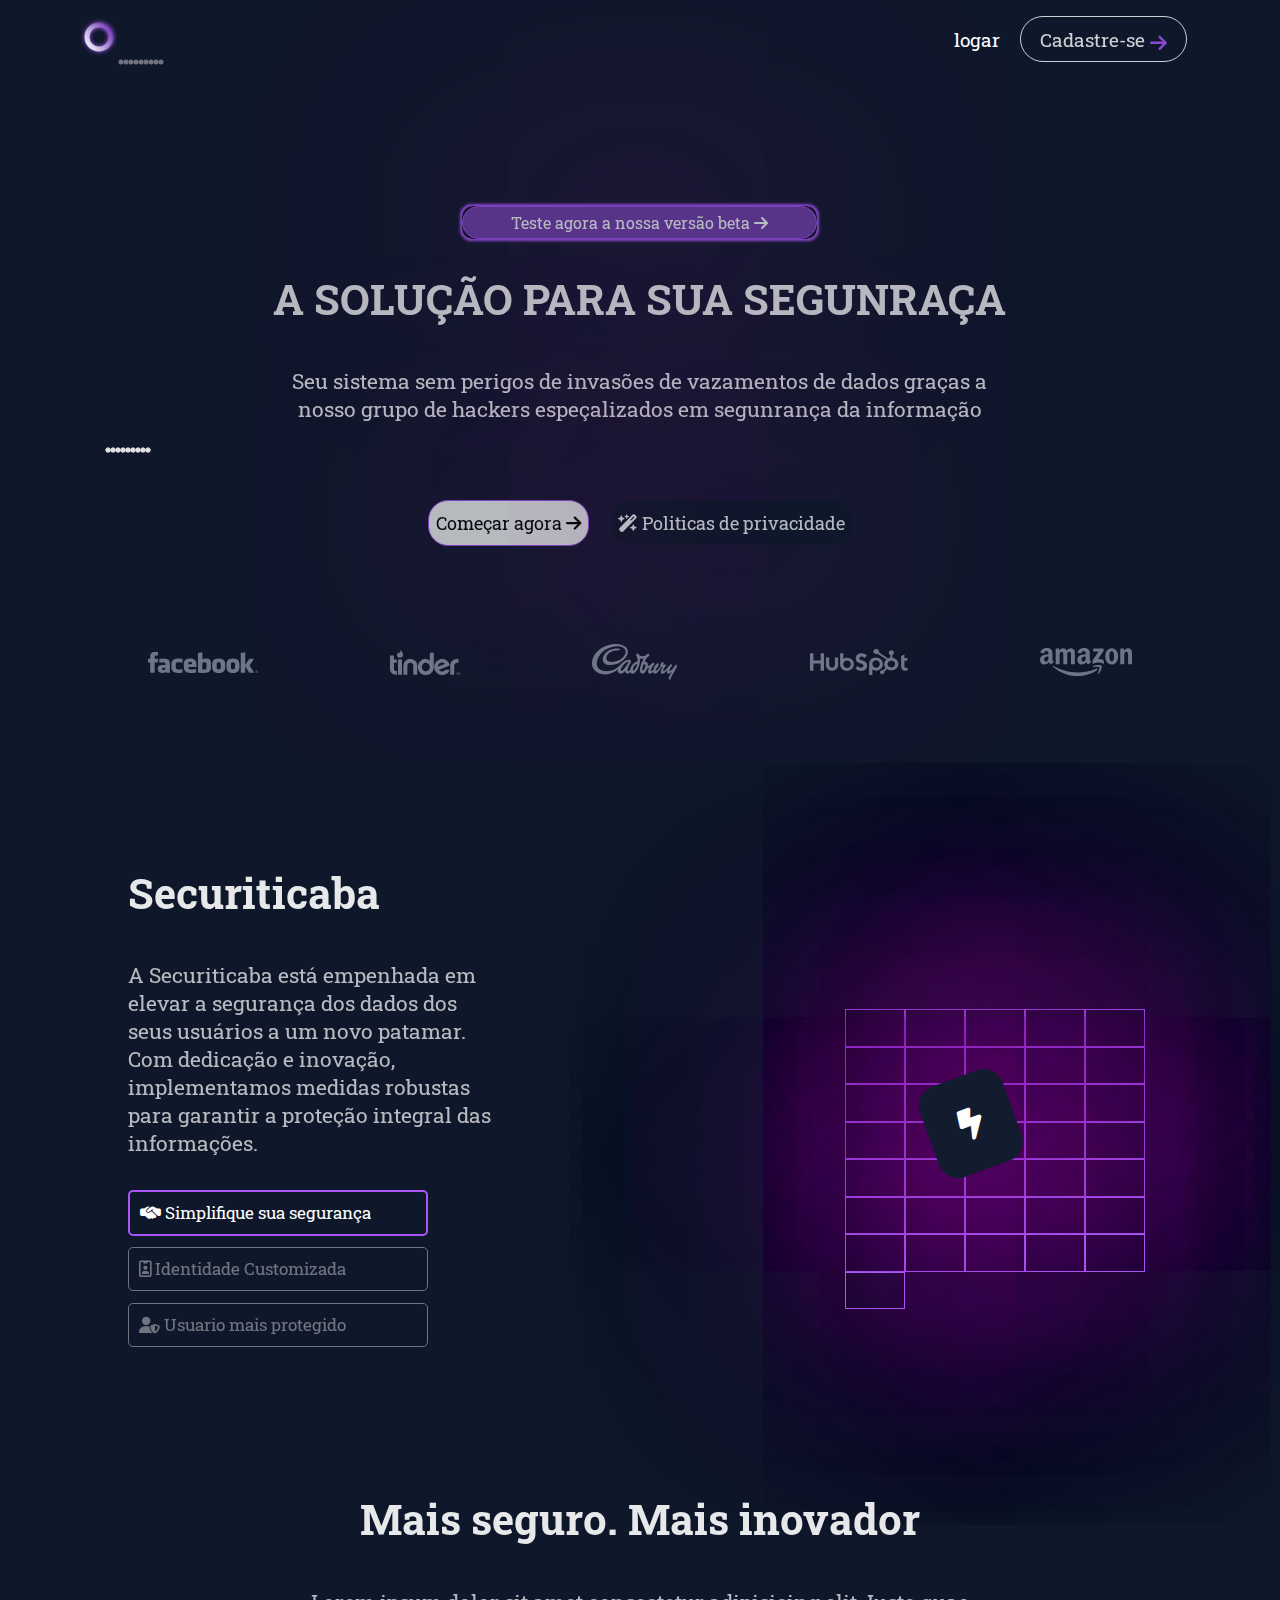
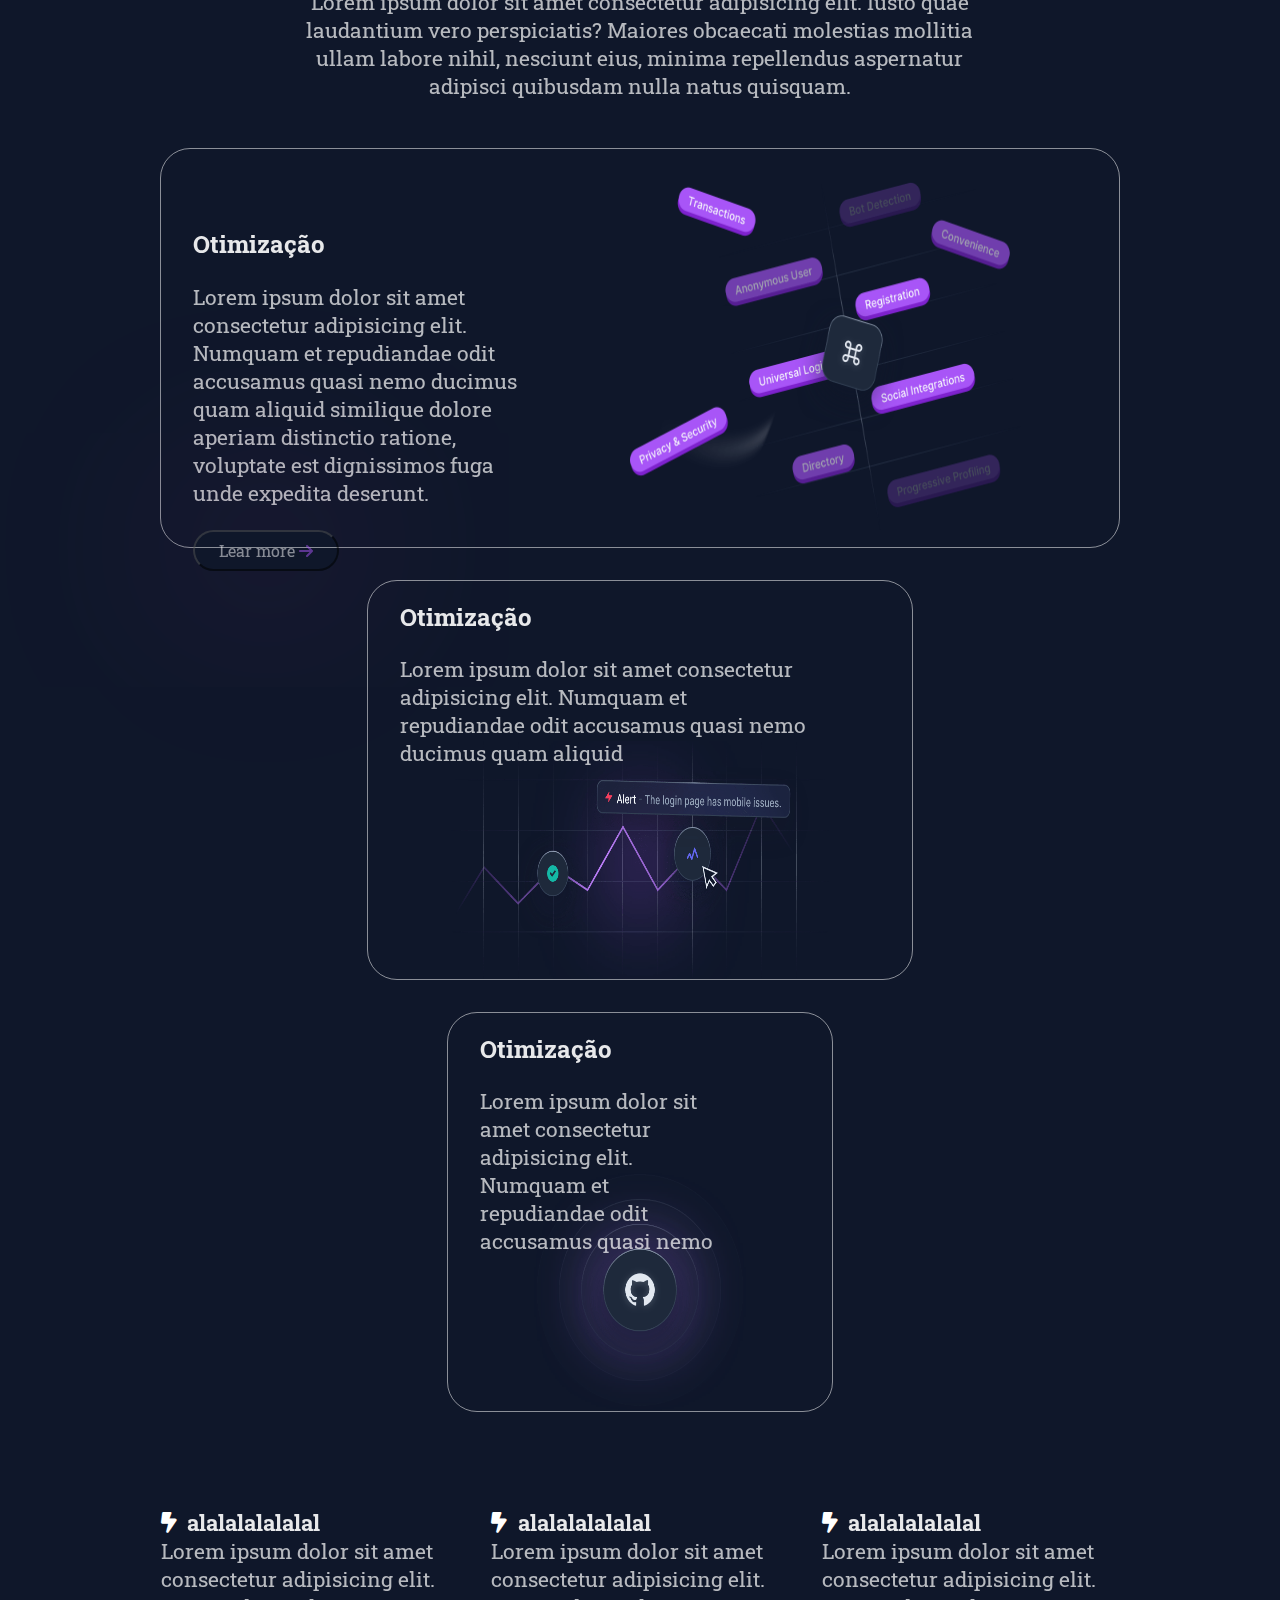
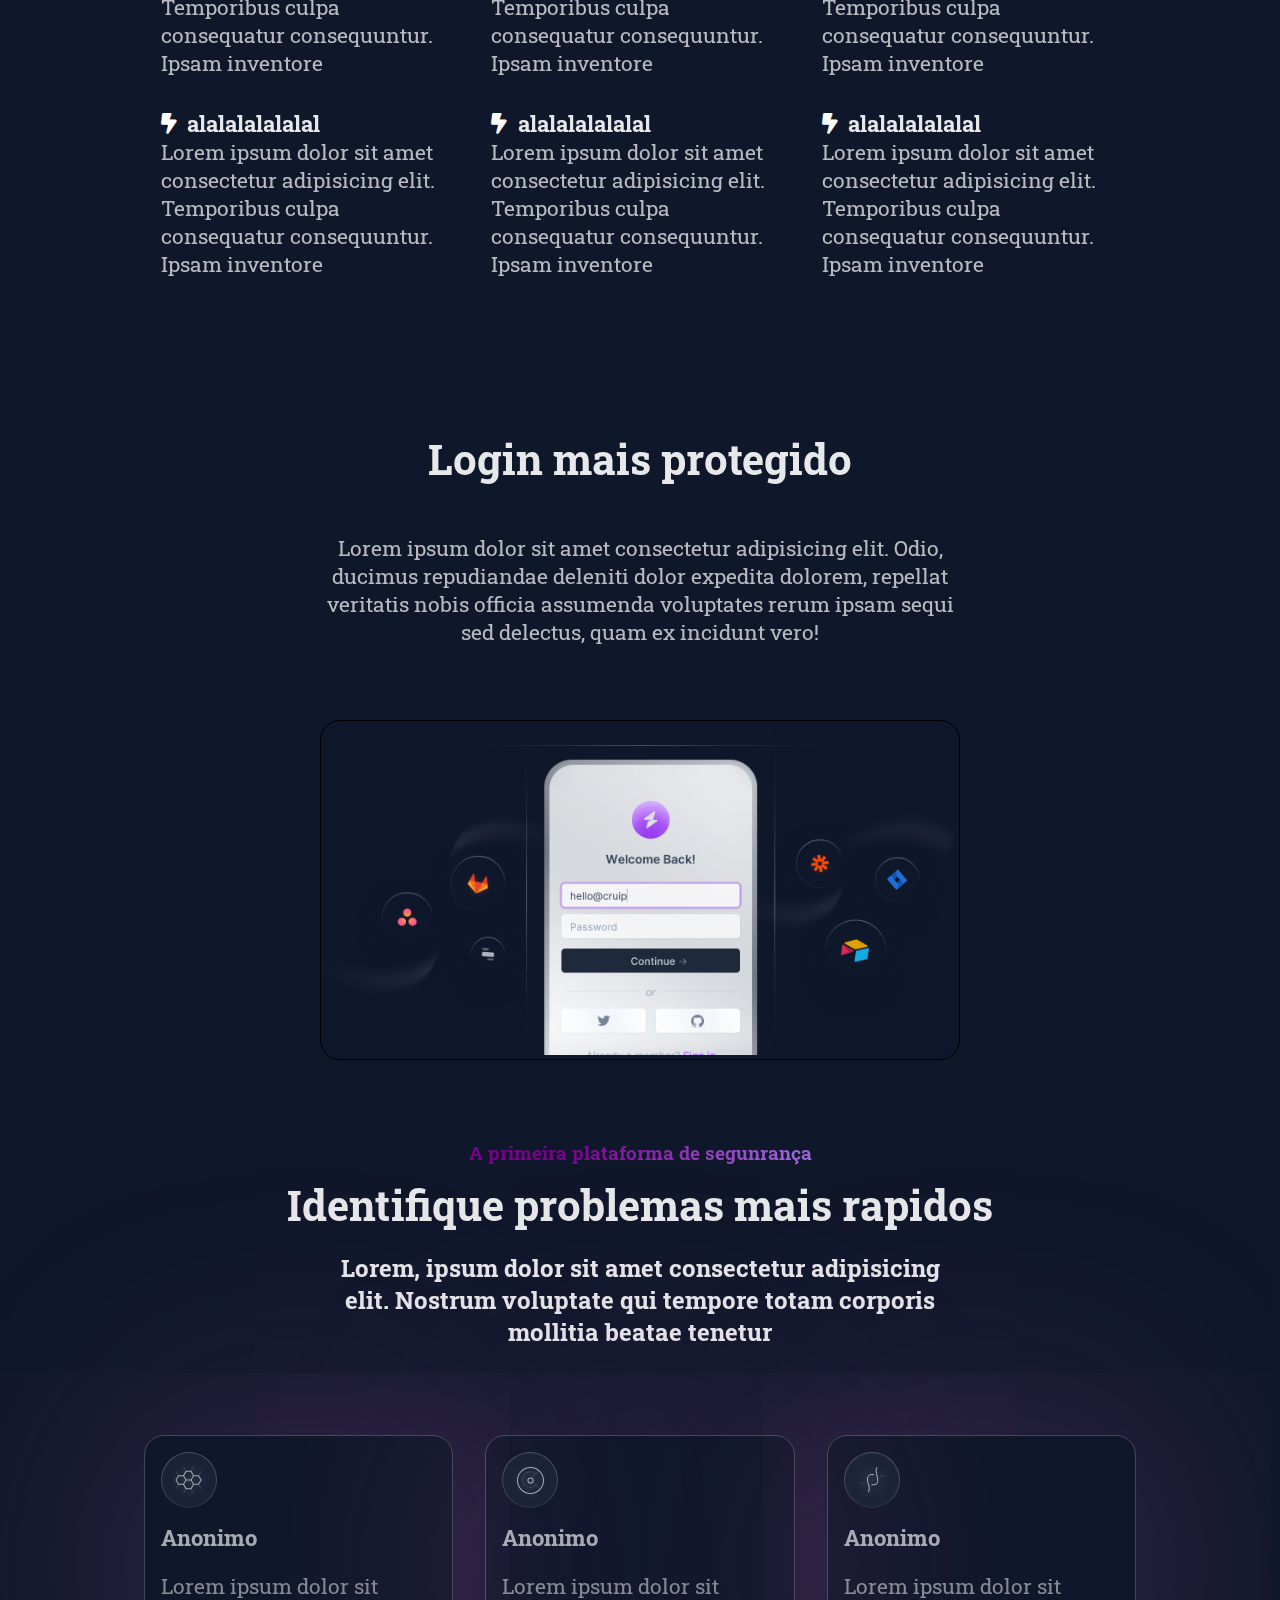
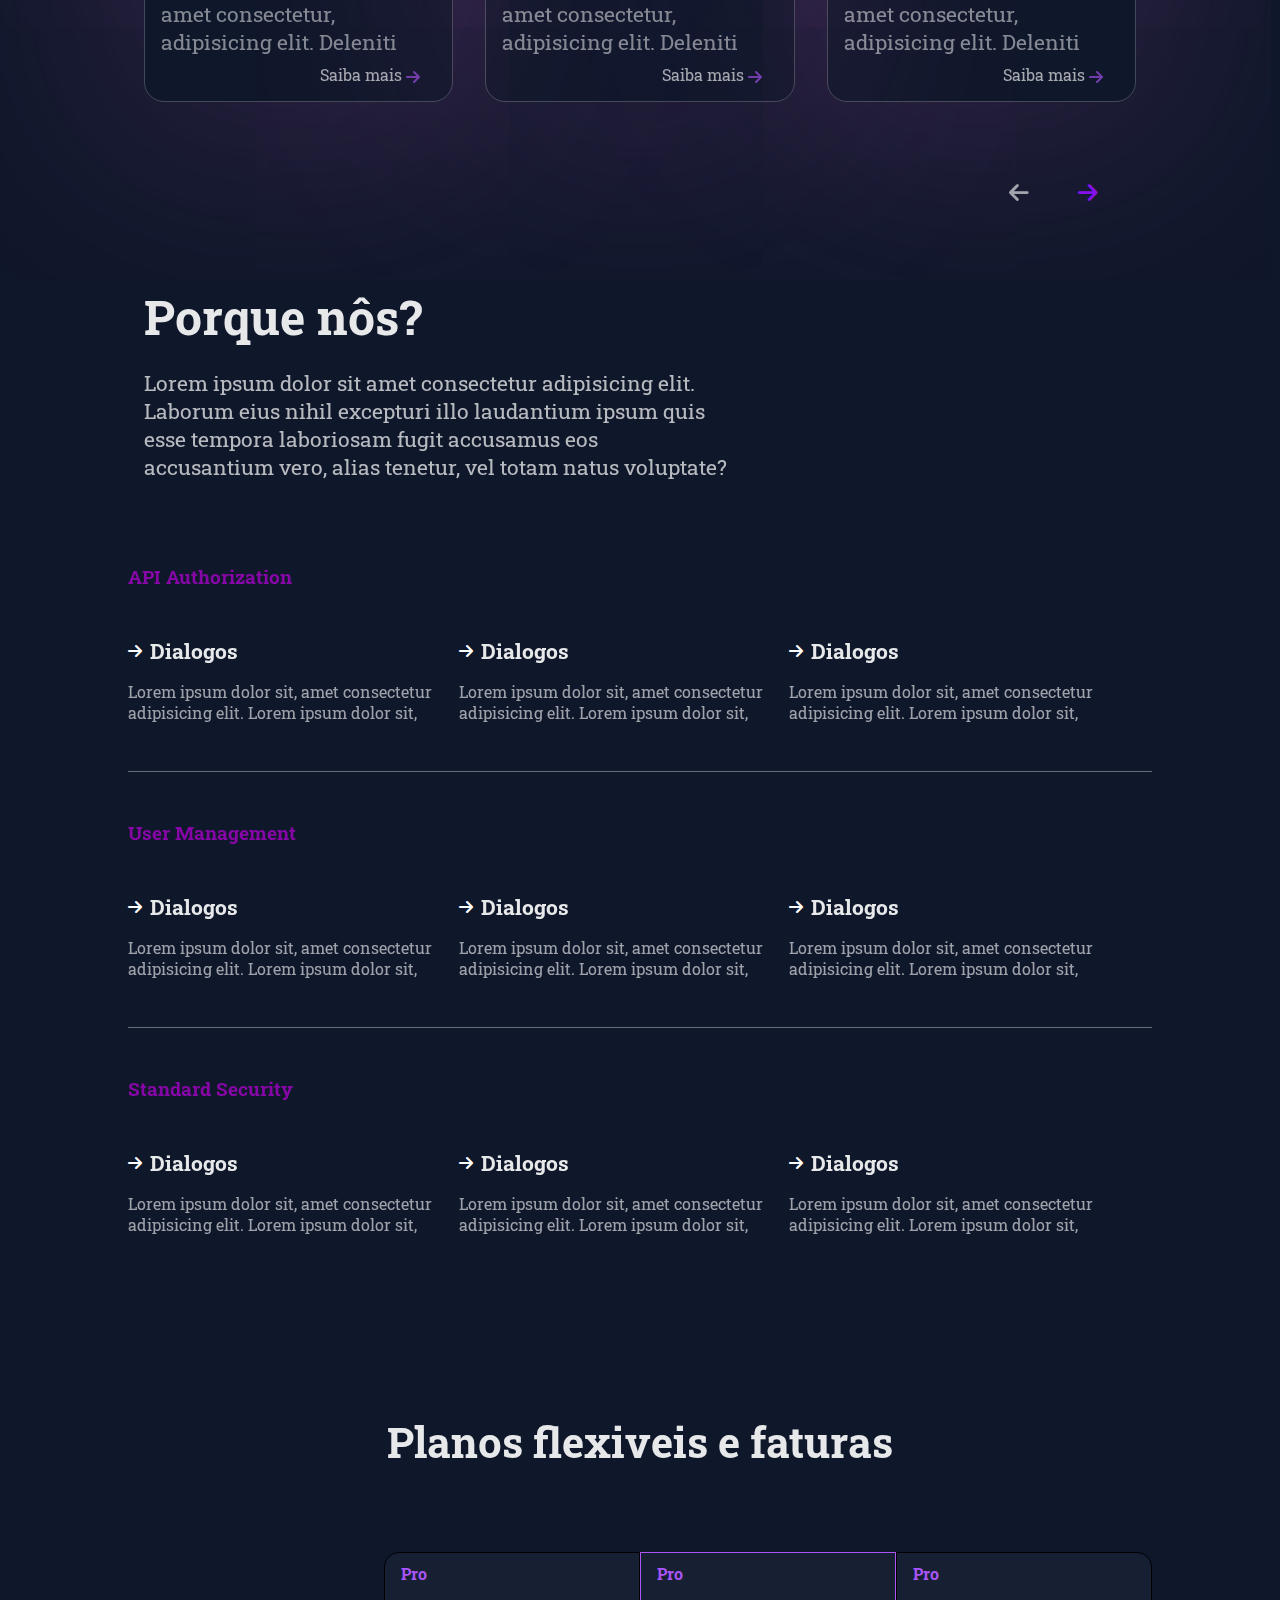
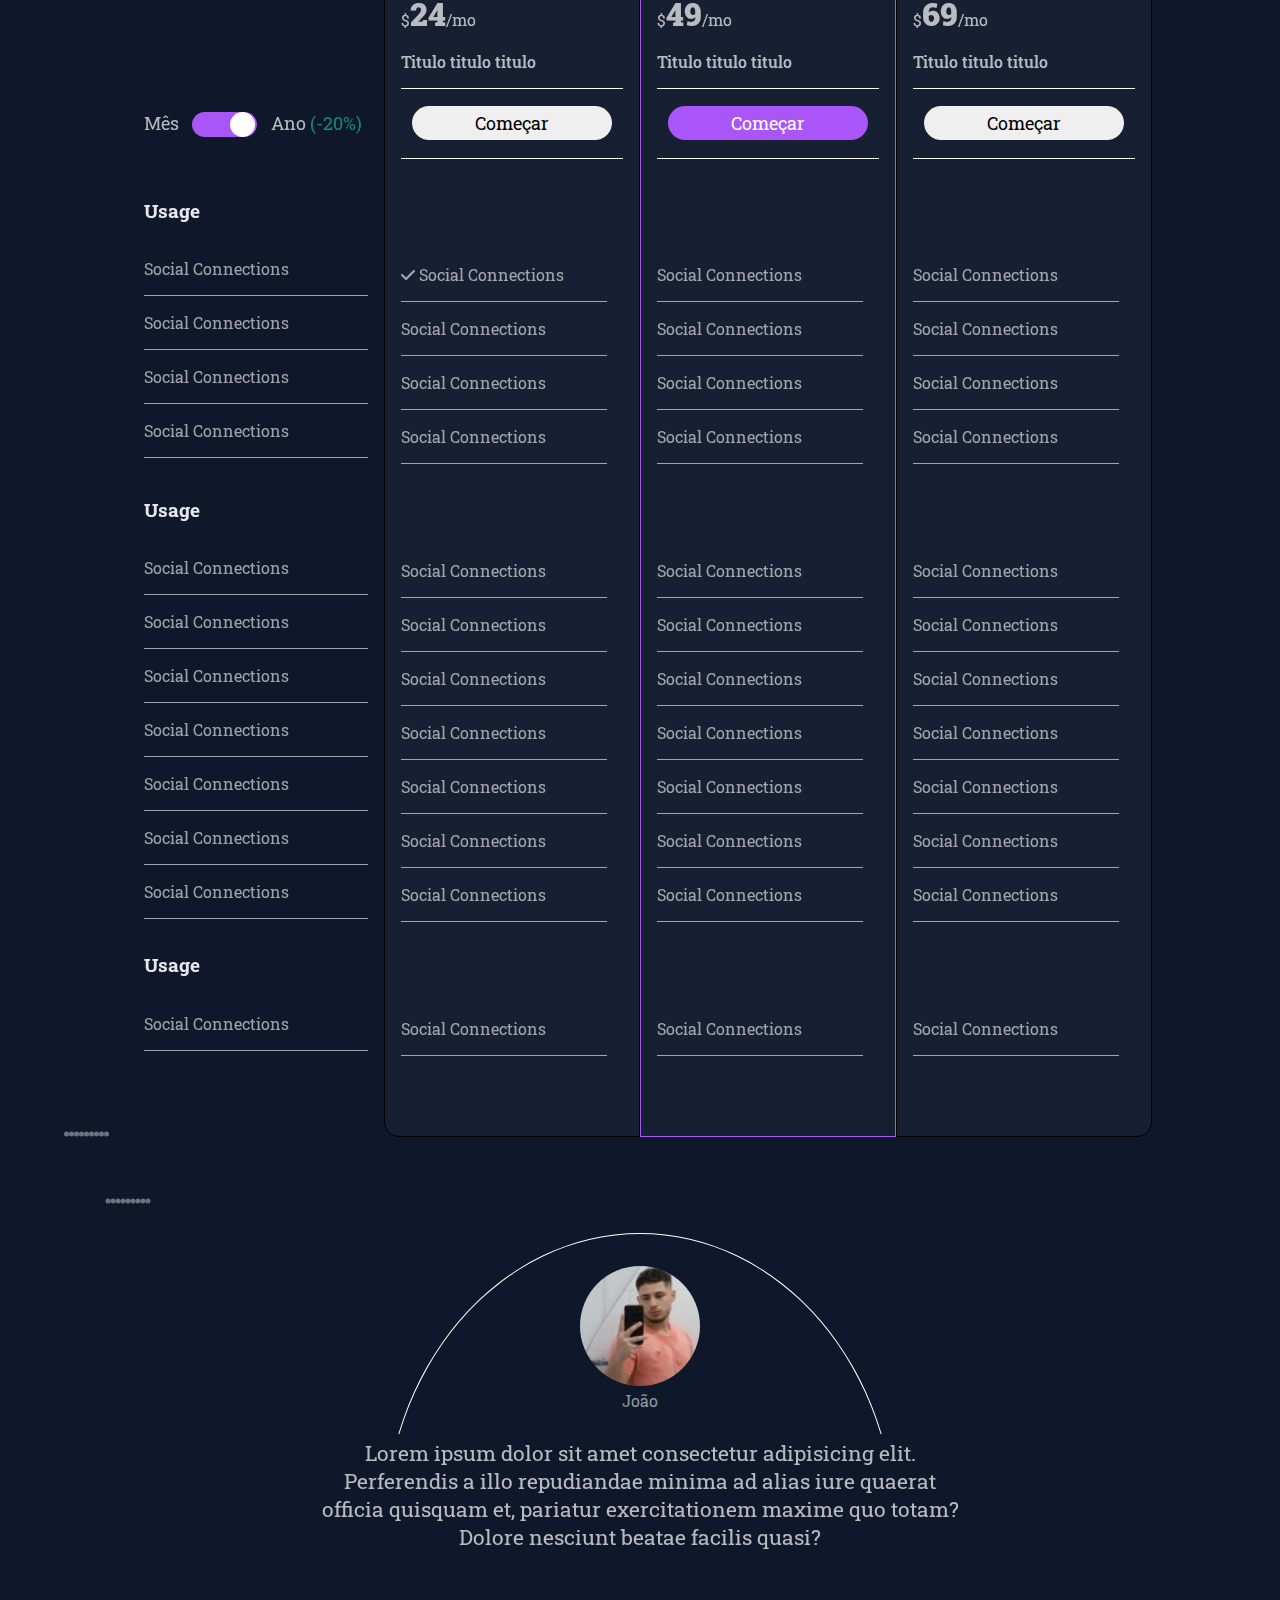
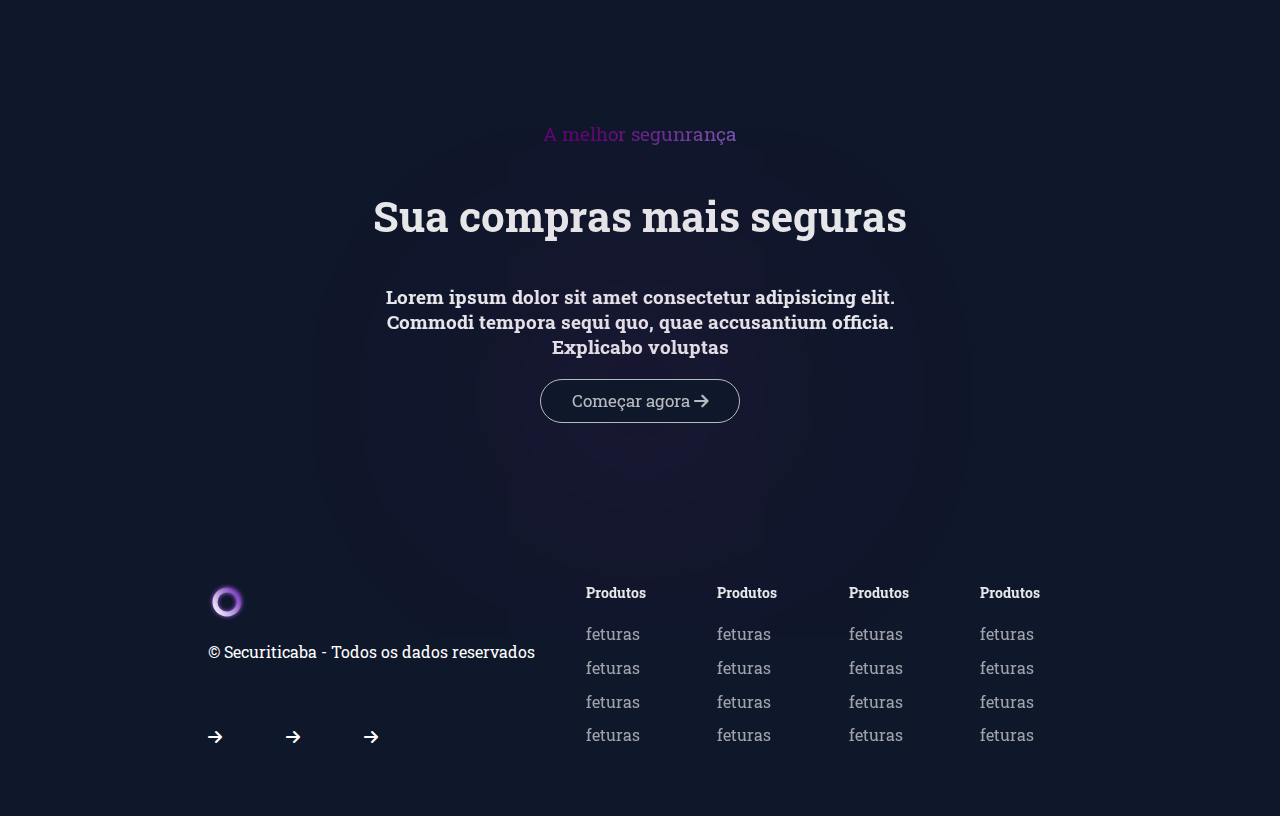
<file: alaba/pages/Home.html>
<!DOCTYPE html>
<html lang="en">
  <head>
    <meta charset="UTF-8" />
    <meta name="viewport" content="width=device-width, initial-scale=1.0" />
    <title>Document</title>
    <link rel="stylesheet" href="../style/home.css" />
    <link
      rel="stylesheet"
      href="https://cdnjs.cloudflare.com/ajax/libs/font-awesome/6.4.2/css/all.min.css"
    />
    <link rel="preconnect" href="https://fonts.googleapis.com" />
    <link rel="preconnect" href="https://fonts.gstatic.com" crossorigin />
    <link
      href="https://fonts.googleapis.com/css2?family=Merriweather:ital,wght@0,300;0,400;0,700;0,900;1,300;1,400;1,700;1,900&family=Playfair+Display:ital,wght@0,400;0,500;0,600;0,700;0,800;0,900;1,400;1,500;1,600;1,700;1,800;1,900&family=Roboto+Slab:wght@100;200;300;400;500;600;700;800;900&display=swap"
      rel="stylesheet"
    />
  </head>
  <body>
    <header class="content">
      <div class="top-header">
        <div class="logo">
          <figure><img src="../images/logo.svg" alt="" /></figure>
        </div>

        <nav>
          <ul>
            <li>logar</li>
            <li>Cadastre-se <i class="fa-solid fa-arrow-right"></i></li>
          </ul>
        </nav>
      </div>

      <div class="cont">
        <div class="bols">
          <div class="bol" style="--i: 111"></div>
          <div class="bol" style="--i: 200"></div>
          <div class="bol" style="--i: 141"></div>
          <div class="bol" style="--i: 11"></div>
          <div class="bol" style="--i: 20"></div>
          <div class="bol" style="--i: 401"></div>
          <div class="bol" style="--i: 26"></div>
          <div class="bol" style="--i: 60"></div>
          <div class="bol" style="--i: 30"></div>
        </div>
      </div>

      <div class="description-header">
        <button>
          Teste agora a nossa versão beta
          <i class="fa-solid fa-arrow-right"></i>
        </button>
        <h1>A SOLUÇÃO PARA SUA SEGUNRAÇA</h1>
        <p>
          Seu sistema sem perigos de invasões de vazamentos de dados graças a
          nosso grupo de hackers espeçalizados em segunrança da informação
        </p>
        <button>Começar agora <i class="fa-solid fa-arrow-right"></i></button>
        <button>
          <i class="fa-solid fa-wand-magic-sparkles"></i> Politicas de
          privacidade
        </button>
      </div>
      <!--description-header-->
      <div class="bols">
        <div class="bol" style="--i: 111"></div>
        <div class="bol" style="--i: 200"></div>
        <div class="bol" style="--i: 141"></div>
        <div class="bol" style="--i: 11"></div>
        <div class="bol" style="--i: 10"></div>
        <div class="bol" style="--i: 201"></div>
        <div class="bol" style="--i: 26"></div>
        <div class="bol" style="--i: 60"></div>
        <div class="bol" style="--i: 30"></div>
      </div>
    </header>

    <main class="content">
      <section class="sponsors">
        <div class="sponsors-single">
          <figure><img src="../images/client-01.svg" alt="" /></figure>
        </div>
        <div class="sponsors-single">
          <figure><img src="../images/client-02.svg" alt="" /></figure>
        </div>
        <div class="sponsors-single">
          <figure><img src="../images/client-04.svg" alt="" /></figure>
        </div>
        <div class="sponsors-single">
          <figure><img src="../images/client-08.svg" alt="" /></figure>
        </div>
        <div class="sponsors-single">
          <figure><img src="../images/client-09.svg" alt="" /></figure>
        </div>
      </section>

      <section class="categorys">
        <div class="description-categorys">
          <h1>Securiticaba</h1>
          <p>
            A <span>Securiticaba </span> está empenhada em elevar a segurança
            dos dados dos seus usuários a um novo patamar. Com dedicação e
            inovação, implementamos medidas robustas para garantir a proteção
            integral das informações.
          </p>
          <div class="butons-categorys">
            <button>
              <i class="fa-solid fa-handshake-simple"></i> Simplifique sua
              segurança
            </button>
            <button>
              <i class="fa-regular fa-id-badge"></i> Identidade Customizada
            </button>
            <button>
              <i class="fa-solid fa-user-shield"></i> Usuario mais protegido
            </button>
          </div>
          
        </div>
        <!--description-categorys-->

        <div class="image-categorys">
          <div class="images-quads"></div>
          <div class="images-quads"></div>
          <div class="images-quads"></div>
          <div class="images-quads"></div>
          <div class="images-quads"></div>
          <div class="images-quads"></div>
          <div class="images-quads"></div>
          <div class="images-quads"></div>
          <div class="images-quads"></div>
          <div class="images-quads"></div>
          <div class="images-quads"></div>
          <div class="images-quads"></div>
          <div class="images-quads"></div>
          <div class="images-quads"></div>
          <div class="images-quads"></div>
          <div class="images-quads"></div>
          <div class="images-quads"></div>
          <div class="images-quads"></div>
          <div class="images-quads"></div>
          <div class="images-quads"></div>
          <div class="images-quads"></div>
          <div class="images-quads"></div>
          <div class="images-quads"></div>
          <div class="images-quads"></div>
          <div class="images-quads"></div>
          <div class="images-quads"></div>
          <div class="images-quads"></div>
          <div class="images-quads"></div>
          <div class="images-quads"></div>
          <div class="images-quads"></div>
          <div class="images-quads"></div>
          <div class="images-quads"></div>
          <div class="images-quads"></div>
          <div class="images-quads"></div>
          <div class="images-quads"></div>
          <div class="images-quads"></div>
          <figure><i class="fa-solid fa-bolt-lightning"></i></figure>
        </div>
        <div class="bols">
          <div class="bol" style="--i: 111"></div>
          <div class="bol" style="--i: 200"></div>
          <div class="bol" style="--i: 141"></div>
          <div class="bol" style="--i: 11"></div>
          <div class="bol" style="--i: 10"></div>
          <div class="bol" style="--i: 201"></div>
          <div class="bol" style="--i: 26"></div>
          <div class="bol" style="--i: 60"></div>
          <div class="bol" style="--i: 30"></div>
        </div>
        <div class="bols">
          <div class="bol" style="--i: 111"></div>
          <div class="bol" style="--i: 200"></div>
          <div class="bol" style="--i: 141"></div>
          <div class="bol" style="--i: 11"></div>
          <div class="bol" style="--i: 10"></div>
          <div class="bol" style="--i: 201"></div>
          <div class="bol" style="--i: 26"></div>
          <div class="bol" style="--i: 60"></div>
          <div class="bol" style="--i: 30"></div>
        </div>
      </section>
      <!--categorys-->

      <section class="about">
        <div class="title-about">
          <h1>Mais seguro. Mais inovador</h1>
          <p>
            Lorem ipsum dolor sit amet consectetur adipisicing elit. Iusto quae
            laudantium vero perspiciatis? Maiores obcaecati molestias mollitia
            ullam labore nihil, nesciunt eius, minima repellendus aspernatur
            adipisci quibusdam nulla natus quisquam.
          </p>
        </div>
        <!--title-about-->

        <div class="banner-about">
          <div class="banner-item full-width">
            <figure><img src="../images/feature-image-01.png" alt="" /></figure>
            <div class="description-banner-about">
              <h3>Otimização</h3>
              <p>
                Lorem ipsum dolor sit amet consectetur adipisicing elit. Numquam
                et repudiandae odit accusamus quasi nemo ducimus quam aliquid
                similique dolore aperiam distinctio ratione, voluptate est
                dignissimos fuga unde expedita deserunt.
              </p>
              <button>Lear more <i class="fa-solid fa-arrow-right"></i></button>
            </div>
          </div>
          <div class="banner-item sixty-percent">
            <figure><img src="../images/feature-image-02.png" alt="" /></figure>
            <div class="description-banner-about">
              <h3>Otimização</h3>
              <p>
                Lorem ipsum dolor sit amet consectetur adipisicing elit. Numquam
                et repudiandae odit accusamus quasi nemo ducimus quam aliquid
              </p>
            </div>
          </div>
          <div class="banner-item forty-percent">
            <figure><img src="../images/feature-image-03.png" alt="" /></figure>
            <div class="description-banner-about">
              <h3>Otimização</h3>
              <p>
                Lorem ipsum dolor sit amet consectetur adipisicing elit. Numquam
                et repudiandae odit accusamus quasi nemo
              </p>
            </div>
          </div>
        </div>

        <div class="categorys-banner-about">
          <div class="categorys-single-banner">
            <div class="title">
              <i class="fa-solid fa-bolt-lightning"></i>
              <h1>alalalalalalal</h1>
            </div>

            <div class="description-categorys-single-banner">
              <p>
                Lorem ipsum dolor sit amet consectetur adipisicing elit.
                Temporibus culpa consequatur consequuntur. Ipsam inventore
              </p>
            </div>
          </div>
          <div class="categorys-single-banner">
            <div class="title">
              <i class="fa-solid fa-bolt-lightning"></i>
              <h1>alalalalalalal</h1>
            </div>

            <div class="description-categorys-single-banner">
              <p>
                Lorem ipsum dolor sit amet consectetur adipisicing elit.
                Temporibus culpa consequatur consequuntur. Ipsam inventore
              </p>
            </div>
          </div>
          <div class="categorys-single-banner">
            <div class="title">
              <i class="fa-solid fa-bolt-lightning"></i>
              <h1>alalalalalalal</h1>
            </div>

            <div class="description-categorys-single-banner">
              <p>
                Lorem ipsum dolor sit amet consectetur adipisicing elit.
                Temporibus culpa consequatur consequuntur. Ipsam inventore
              </p>
            </div>
          </div>
          <div class="categorys-single-banner">
            <div class="title">
              <i class="fa-solid fa-bolt-lightning"></i>
              <h1>alalalalalalal</h1>
            </div>

            <div class="description-categorys-single-banner">
              <p>
                Lorem ipsum dolor sit amet consectetur adipisicing elit.
                Temporibus culpa consequatur consequuntur. Ipsam inventore
              </p>
            </div>
          </div>
          <div class="categorys-single-banner">
            <div class="title">
              <i class="fa-solid fa-bolt-lightning"></i>
              <h1>alalalalalalal</h1>
            </div>

            <div class="description-categorys-single-banner">
              <p>
                Lorem ipsum dolor sit amet consectetur adipisicing elit.
                Temporibus culpa consequatur consequuntur. Ipsam inventore
              </p>
            </div>
          </div>
          <div class="categorys-single-banner">
            <div class="title">
              <i class="fa-solid fa-bolt-lightning"></i>
              <h1>alalalalalalal</h1>
            </div>

            <div class="description-categorys-single-banner">
              <p>
                Lorem ipsum dolor sit amet consectetur adipisicing elit.
                Temporibus culpa consequatur consequuntur. Ipsam inventore
              </p>
            </div>
          </div>
        </div>
      </section>
      <!--about-->

      <section class="box-login">
        <div class="title-box-login">
          <h1>Login mais protegido</h1>
          <p>
            Lorem ipsum dolor sit amet consectetur adipisicing elit. Odio,
            ducimus repudiandae deleniti dolor expedita dolorem, repellat
            veritatis nobis officia assumenda voluptates rerum ipsam sequi sed
            delectus, quam ex incidunt vero!
          </p>
        </div>

        <figure>
          <img src="../images/feature-image-04.png" alt="" />
        </figure>
      </section>

      <section class="problems">
        <div class="title">
          <h2>A primeira plataforma de segunrança</h2>
          <h1>Identifique problemas mais rapidos</h1>
          <h3>
            Lorem, ipsum dolor sit amet consectetur adipisicing elit. Nostrum
            voluptate qui tempore totam corporis mollitia beatae tenetur
          </h3>
        </div>

        <div class="box-problems-wraper">
          <div class="box-problems">
            <figure><img src="../images/carousel-icon-01.svg" alt="" /></figure>
            <h2>Anonimo</h2>
            <p>
              Lorem ipsum dolor sit amet consectetur, adipisicing elit. Deleniti
            </p>
            <span>Saiba mais <i class="fa-solid fa-arrow-right"></i></span>
          </div>
          <div class="box-problems">
            <figure><img src="../images/carousel-icon-02.svg" alt="" /></figure>
            <h2>Anonimo</h2>
            <p>
              Lorem ipsum dolor sit amet consectetur, adipisicing elit. Deleniti
            </p>
            <span>Saiba mais <i class="fa-solid fa-arrow-right"></i></span>
          </div>
          <div class="box-problems">
            <figure><img src="../images/carousel-icon-03.svg" alt="" /></figure>
            <h2>Anonimo</h2>
            <p>
              Lorem ipsum dolor sit amet consectetur, adipisicing elit. Deleniti
            </p>
            <span>Saiba mais <i class="fa-solid fa-arrow-right"></i></span>
          </div>
        </div>

        <div class="arrows-slide">
          <i class="fa-solid fa-arrow-left"></i>
          <i class="fa-solid fa-arrow-right"></i>
        </div>
      </section>

      <section class="because-we">
        <div class="title-because">
          <h1>Porque nôs?</h1>
          <p>
            Lorem ipsum dolor sit amet consectetur adipisicing elit. Laborum
            eius nihil excepturi illo laudantium ipsum quis esse tempora
            laboriosam fugit accusamus eos accusantium vero, alias tenetur, vel
            totam natus voluptate?
          </p>
        </div>

        <div class="motivos">
          <h1>API Authorization</h1>
          <div class="motivos-single">
            <div class="motivos-single-categorys">
              <i class="fa-solid fa-arrow-right"></i>
              <h3>Dialogos</h3>
              <p>
                Lorem ipsum dolor sit, amet consectetur adipisicing elit. Lorem
                ipsum dolor sit,
              </p>
            </div>
            <div class="motivos-single-categorys">
              <i class="fa-solid fa-arrow-right"></i>
              <h3>Dialogos</h3>
              <p>
                Lorem ipsum dolor sit, amet consectetur adipisicing elit. Lorem
                ipsum dolor sit,
              </p>
            </div>
            <div class="motivos-single-categorys">
              <i class="fa-solid fa-arrow-right"></i>
              <h3>Dialogos</h3>
              <p>
                Lorem ipsum dolor sit, amet consectetur adipisicing elit. Lorem
                ipsum dolor sit,
              </p>
            </div>
          </div>
          <h1>User Management</h1>
          <div class="motivos-single">
            <div class="motivos-single-categorys">
              <i class="fa-solid fa-arrow-right"></i>
              <h3>Dialogos</h3>
              <p>
                Lorem ipsum dolor sit, amet consectetur adipisicing elit. Lorem
                ipsum dolor sit,
              </p>
            </div>
            <div class="motivos-single-categorys">
              <i class="fa-solid fa-arrow-right"></i>
              <h3>Dialogos</h3>
              <p>
                Lorem ipsum dolor sit, amet consectetur adipisicing elit. Lorem
                ipsum dolor sit,
              </p>
            </div>
            <div class="motivos-single-categorys">
              <i class="fa-solid fa-arrow-right"></i>
              <h3>Dialogos</h3>
              <p>
                Lorem ipsum dolor sit, amet consectetur adipisicing elit. Lorem
                ipsum dolor sit,
              </p>
            </div>
          </div>
          <h1>Standard Security</h1>
          <div class="motivos-single">
            <div class="motivos-single-categorys">
              <i class="fa-solid fa-arrow-right"></i>
              <h3>Dialogos</h3>
              <p>
                Lorem ipsum dolor sit, amet consectetur adipisicing elit. Lorem
                ipsum dolor sit,
              </p>
            </div>
            <div class="motivos-single-categorys">
              <i class="fa-solid fa-arrow-right"></i>
              <h3>Dialogos</h3>
              <p>
                Lorem ipsum dolor sit, amet consectetur adipisicing elit. Lorem
                ipsum dolor sit,
              </p>
            </div>
            <div class="motivos-single-categorys">
              <i class="fa-solid fa-arrow-right"></i>
              <h3>Dialogos</h3>
              <p>
                Lorem ipsum dolor sit, amet consectetur adipisicing elit. Lorem
                ipsum dolor sit,
              </p>
            </div>
          </div>
        </div>
      </section>

      <section class="plans">
        <div class="tilte-plans">
          <h1>Planos flexiveis e faturas</h1>
        </div>

        <div class="cards-plans">
          <div class="plans">
            <div class="head-plans">
              <p>Mês</p>
              <button><div class="bol-button"></div></button>
              <p>Ano <span>(-20%)</span></p>
            </div>

            <div class="body-plans">
              <ul>
                <h1>Usage</h1>
                <li>Social Connections</li>
                <li>Social Connections</li>
                <li>Social Connections</li>
                <li>Social Connections</li>
              </ul>
              <ul>
                <h1>Usage</h1>
                <li>Social Connections</li>
                <li>Social Connections</li>
                <li>Social Connections</li>
                <li>Social Connections</li>
                <li>Social Connections</li>
                <li>Social Connections</li>
                <li>Social Connections</li>
              </ul>
              <ul>
                <h1>Usage</h1>
                <li>Social Connections</li>
              </ul>
            </div>
          </div>
          <div class="plans">
            <div class="head-plans">
              <h4>Pro</h4>
              <p>$<span>24</span>/mo</p>
              <span>Titulo titulo titulo</span>
              <div class="button-buy">
                <button>Começar</button>
              </div>
            </div>
            <div class="body-plans">
              <ul>
                <li><i class="fa-solid fa-check"></i> Social Connections</li>
                <li>Social Connections</li>
                <li>Social Connections</li>
                <li>Social Connections</li>
              </ul>
              <ul>
                <li>Social Connections</li>
                <li>Social Connections</li>
                <li>Social Connections</li>
                <li>Social Connections</li>
                <li>Social Connections</li>
                <li>Social Connections</li>
                <li>Social Connections</li>
              </ul>
              <ul>
                <li>Social Connections</li>
              </ul>
            </div>
          </div>
          <div class="plans">
            <div class="head-plans">
              <h4>Pro</h4>
              <p>$<span>49</span>/mo</p>
              <span>Titulo titulo titulo</span>
              <div class="button-buy">
                <button>Começar</button>
              </div>
            </div>
            <div class="body-plans">
              <ul>
                <li>Social Connections</li>
                <li>Social Connections</li>
                <li>Social Connections</li>
                <li>Social Connections</li>
              </ul>
              <ul>
                <li>Social Connections</li>
                <li>Social Connections</li>
                <li>Social Connections</li>
                <li>Social Connections</li>
                <li>Social Connections</li>
                <li>Social Connections</li>
                <li>Social Connections</li>
              </ul>
              <ul>
                <li>Social Connections</li>
              </ul>
            </div>
          </div>
          <div class="plans">
            <div class="head-plans">
              <h4>Pro</h4>
              <p>$<span>69</span>/mo</p>
              <span>Titulo titulo titulo</span>
              <div class="button-buy">
                <button>Começar</button>
              </div>
            </div>
            <div class="body-plans">
              <ul>
                <li>Social Connections</li>
                <li>Social Connections</li>
                <li>Social Connections</li>
                <li>Social Connections</li>
              </ul>
              <ul>
                <li>Social Connections</li>
                <li>Social Connections</li>
                <li>Social Connections</li>
                <li>Social Connections</li>
                <li>Social Connections</li>
                <li>Social Connections</li>
                <li>Social Connections</li>
              </ul>
              <ul>
                <li>Social Connections</li>
              </ul>
            </div>
          </div>
        </div>
      </section>

      <section class="develops">
        <div class="develops-wraper">
          <figure>
            <img src="../images/joaototoso.png" alt="" />
            <figcaption>João</figcaption>
          </figure>
          <figure>
            <img src="../images/gigantinho.png" alt="" />
            <figcaption>Gledson</figcaption>
          </figure>
        </div>
        <!--develops-wraper-->
        <div class="bols">
          <div class="bol" style="--i: 111"></div>
          <div class="bol" style="--i: 200"></div>
          <div class="bol" style="--i: 141"></div>
          <div class="bol" style="--i: 11"></div>
          <div class="bol" style="--i: 20"></div>
          <div class="bol" style="--i: 401"></div>
          <div class="bol" style="--i: 26"></div>
          <div class="bol" style="--i: 60"></div>
          <div class="bol" style="--i: 30"></div>
        </div>
        <div class="description-develop">
          <div class="bols">
            <div class="bol" style="--i: 111"></div>
            <div class="bol" style="--i: 200"></div>
            <div class="bol" style="--i: 141"></div>
            <div class="bol" style="--i: 11"></div>
            <div class="bol" style="--i: 10"></div>
            <div class="bol" style="--i: 201"></div>
            <div class="bol" style="--i: 26"></div>
            <div class="bol" style="--i: 60"></div>
            <div class="bol" style="--i: 30"></div>
          </div>
          <p>
            Lorem ipsum dolor sit amet consectetur adipisicing elit. Perferendis
            a illo repudiandae minima ad alias iure quaerat officia quisquam et,
            pariatur exercitationem maxime quo totam? Dolore nesciunt beatae
            facilis quasi?
          </p>
        </div>
      </section>
      <!--develops-->

      <section class="banner-control">
        <p>A melhor segunrança</p>
        <h1>Sua compras mais seguras</h1>
        <h2>
          Lorem ipsum dolor sit amet consectetur adipisicing elit. Commodi
          tempora sequi quo, quae accusantium officia. Explicabo voluptas
        </h2>
        <button>Começar agora <i class="fa-solid fa-arrow-right"></i></button>
      </section>

      <div class="bols">
        <div class="bol" style="--i: 111"></div>
        <div class="bol" style="--i: 200"></div>
        <div class="bol" style="--i: 141"></div>
        <div class="bol" style="--i: 11"></div>
        <div class="bol" style="--i: 10"></div>
        <div class="bol" style="--i: 201"></div>
        <div class="bol" style="--i: 26"></div>
        <div class="bol" style="--i: 60"></div>
        <div class="bol" style="--i: 30"></div>
      </div>
    </main>

    <footer>
      <div class="logo-footer">
        <figure>
          <img src="../images/logo.svg" alt="" />
        </figure>
        <span>&copy Securiticaba - Todos os dados reservados</span>

        <div class="icons-footer">
          <i class="fa-solid fa-arrow-right"></i
          ><i class="fa-solid fa-arrow-right"></i
          ><i class="fa-solid fa-arrow-right"></i>
        </div>
      </div>
      <!--logo-footer-->

      <div class="lists-footer">
        <ul>
          <h3>Produtos</h3>
          <li>feturas</li>
          <li>feturas</li>
          <li>feturas</li>
          <li>feturas</li>
        </ul>
        <ul>
          <h3>Produtos</h3>
          <li>feturas</li>
          <li>feturas</li>
          <li>feturas</li>
          <li>feturas</li>
        </ul>
        <ul>
          <h3>Produtos</h3>
          <li>feturas</li>
          <li>feturas</li>
          <li>feturas</li>
          <li>feturas</li>
        </ul>
        <ul>
          <h3>Produtos</h3>
          <li>feturas</li>
          <li>feturas</li>
          <li>feturas</li>
          <li>feturas</li>
        </ul>
      </div>
    </footer>
  </body>
</html>
</file>
<file: alaba/style/home.css>
* {
  margin: 0;
  padding: 0;
  box-sizing: border-box;
  font-family: "Merriweather", serif;
  font-family: "Playfair Display", serif;
  font-family: "Roboto Slab", serif;
}

body {
  background-color: #0f172a;
}

.content {
  max-width: 1600px;
  margin: auto;
}

h1,
h2,
h3 {
  font-size: 2.6em;
  opacity: 0.9;
  color: white;
}

p {
  opacity: 0.7;
  color: white;
  font-size: 1.3em;
}

.content {
  max-width: 1500px;
  width: 100%;
  margin: auto;
}

.cont {
  position: relative;
  width: 100%;
  height: 100vh;
}

.bols {
  position: absolute;
  display: flex;
  left: 10%;
  top: 50%;
  transform: translate(-50%, -50%);
}

.bol {
  z-index: 1;
  width: 5px;
  height: 5px;
  opacity: 0.4;
  background-color: white;
  border-radius: 50%;
  animation: ani calc(500s / var(--i)) linear infinite;
}

@keyframes ani {
  0% {
    transform: translate(calc(50vw - 5px), calc(50vh - 5px)) scale(0);
  }
  100% {
    transform: translate(
        calc(50vw - 5px + 40vw * sin(var(--i))),
        calc(50vh - 5px + 40vh * cos(var(--i)))
      )
      scale(1);
  }
}

header {
  width: 90%;
  height: 500px;
  display: flex;
  flex-direction: column;
  margin: auto;
  border-radius: 50px;
  padding: 1em;
  text-align: center;
}

header > .top-header {
  width: 100%;
  display: flex;
  justify-content: space-between;
  align-items: center;
}

header > .top-header > .logo {
  padding-left: 4em;
}

header > .top-header > nav > ul {
  display: flex;
  gap: 20px;
  justify-content: center;
  align-items: center;
  list-style: none;
  padding-right: 4em;
  color: white;
  font-size: 1.2em;
}

header > .top-header > nav > ul > li {
  opacity: 1;
  color: white;
  background-color: transparent;
  cursor: pointer;
  transition: 1s;
}

header > .top-header > nav > ul > li:nth-child(2) {
  opacity: 0.8;
  padding: 0.5em 1em;
  border: 1px solid rgb(255, 255, 255);
  border-radius: 30px;
  color: white;
  background-color: transparent;
}

header > .top-header > nav > ul > li > i {
  position: relative;
  top: 3px;
  color: #a955f7;
}

header > .top-header > nav > ul > li:nth-child(2):hover {
  opacity: 1;
}

header > .description-header {
  padding-top: 7em;
  width: 60%;
  margin: auto;
}

header > .description-header > button {
  opacity: 0.7;
  color: white;
  background-color: #a955f7aa;
  box-shadow: 1px -5px 300px 11px rgba(149, 28, 155, 0.75);
  padding: 0.3em 3em;
  border-radius: 20px;
  margin: 2em auto;
  border: 1px solid #a955f7;
  outline: none;
  font-size: 1em;
  position: relative;
  transition: 1s;
  cursor: pointer;
}

header > .description-header > button:nth-child(1)::before {
  content: "";
  position: absolute;
  top: -1px;
  left: -1px;
  right: -1px;
  bottom: -1px;
  border-radius: 10px;
  box-shadow: 0 0 0px 0.4px #a955f7, 0 0 2px 1px #a955f7, 0 0 3px 1.5px #a955f7;
}

header > .description-header > button:hover {
  opacity: 1;
}

header > .description-header > h1 {
  font-size: 2.6em;
  opacity: 0.7;
  color: white;
}

header > .description-header > p {
  opacity: 0.7;
  color: white;
  font-size: 1.3em;
  padding: 2em 0em;
}

header > .description-header > button:nth-child(4) {
  padding: 0.6em 0.4em;
  background-color: white;
  color: black;
  opacity: 0.7;
  font-size: 1.1em;
}

header > .description-header > button:nth-child(4):hover,
header > .description-header > button:nth-child(5):hover {
  opacity: 1;
}

header > .description-header > button:nth-child(5) {
  padding: 0.6em 0.4em;
  background-color: white;
  color: black;
  opacity: 0.7;
  font-size: 1.1em;
  background-color: transparent;
  margin-left: 1em;
  color: white;
  border: 0px;
}

main > section.sponsors {
  width: 100%;
  display: flex;
  margin: 8em auto;
  justify-content: space-evenly;
  align-items: center;
  padding: 1em;
  transition: 2s;
  animation: slide 6s infinite;
  overflow: hidden;
}

main > section.sponsors > .sponsors-single {
  transition: 1s;
  opacity: 0.5;
  overflow: hidden;
}
main > section.sponsors > .sponsors-single:hover {
  scale: 1.2;
  opacity: 1;
}

main > section.categorys {
  width: 80%;
  display: flex;
  justify-content: space-between;
  align-items: center;
  margin: 9em auto;
}

main > section.categorys > .description-categorys {
  width: 50%;
  display: flex;
  flex-direction: column;
  padding-right: 9em;
}

main > section.categorys > .description-categorys h1 {
  padding: 0.5em 0em;
  font-size: 2.6em;
  opacity: 0.9;
  color: white;
}

main > section.categorys > .description-categorys p {
  padding: 1em 0em;
  font-size: 1.3em;
  opacity: 0.7;
  color: white;
}

main > section.categorys > .description-categorys > .butons-categorys {
  display: flex;
  flex-direction: column;
}

main > section.categorys > .description-categorys > .butons-categorys button {
  width: 300px;
  text-align: left;
  padding: 0.6em;
  margin-top: 0.7em;
  opacity: 0.4;
  transition: 1s;
  cursor: pointer;
  font-size: 1.04em;
  background-color: transparent;
  border: 1px solid #fff;
  color: white;
  border-radius: 5px;
}

main
  > section.categorys
  > .description-categorys
  > .butons-categorys
  button:nth-child(1) {
  opacity: 1;
  border: 2px solid #a955f7;
}

main
  > section.categorys
  > .description-categorys
  > .butons-categorys
  button:hover {
  opacity: 1;
}

main
  > section.categorys
  > .description-categorys
  > .butons-categorys
  button:focus {
  opacity: 1;
  border: 2px solid #a955f7;
}

main > section.categorys > .image-categorys {
  width: 30%;
  height: 300px;
  background-color: transparent;
  display: flex;
  flex-wrap: wrap;
  position: relative;
  border-radius: 50%;
  margin-top: 8em;
}

main > section.categorys > .image-categorys > .images-quads {
  width: 60px;
  border: 1px solid #a955f7;
  box-shadow: 1px -5px 300px 11px rgba(149, 28, 155, 0.75);
}

main > section.categorys > .image-categorys > figure {
  position: absolute;
  left: 38%;
  top: 35%;
  transform: translate(-40%, -40%);
  animation: pulsar 10s infinite ease;
  border-radius: 100%;
}

main > section.categorys > .image-categorys > figure > i {
  background-color: #131c2f;
  text-align: center;
  padding: 1em;
  font-size: 2em;
  border-radius: 20px;
  transform: rotate(-20deg);
  color: white;
}

main > section.about {
  width: 80%;
  display: flex;
  flex-direction: column;
  padding: 0em 1em;
  text-align: center;
  justify-content: center;
  align-items: center;
  margin: auto;
}
main > section.about > .title-about {
  width: 70%;
}
main > section.about > .title-about > h1{
  padding-bottom: 1em;
}

main > section.about > .banner-about {
  width: 100%;
  display: flex;
  flex-wrap: wrap;
  justify-content: center;
  align-items: center;
  margin-top: 2em;
}

main > section.about > .banner-about > .banner-item {
  display: flex;
  justify-content: space-between;
  position: relative;
  flex-direction: row-reverse;
  height: 400px;
  border: 0.5px solid #ffffff84;
  margin: 1em;
  border-radius: 30px;
}

main > section.about > .banner-about > .banner-item > figure {
  width: 60%;
  height: 100%;
}

main > section.about > .banner-about > .banner-item > figure > img {
  width: 70%;
  height: 100%;
}

main
  > section.about
  > .banner-about
  > .banner-item
  > .description-banner-about {
  position: absolute;
  top: 20%;
  left: 0;
  width: 50%;
  text-align: left;
  padding: 0em 6em 0em 2em;
}

main
  > section.about
  > .banner-about
  > .banner-item
  > .description-banner-about
  > h3 {
  font-size: 1.5em;
}

main
  > section.about
  > .banner-about
  > .banner-item
  > .description-banner-about
  > p {
  padding: 1.1em 0em;
}

main
  > section.about
  > .banner-about
  > .banner-item
  > .description-banner-about
  > button {
  padding: 0.5em 1.5em;
  background-color: transparent;
  color: white;
  outline: none;
  border-radius: 2em;
  cursor: pointer;
  opacity: 0.5;
  font-size: 1em;
  transition: 1s;
  box-shadow: 1px -5px 200px 11px rgb(104, 42, 107);
}

main
  > section.about
  > .banner-about
  > .banner-item
  > .description-banner-about
  > button:hover {
  opacity: 1;
}

main
  > section.about
  > .banner-about
  > .banner-item
  > .description-banner-about
  > button
  > i {
  color: #a955f7;
}
main > section.about > .banner-about > .banner-item:nth-child(2) {
  flex-direction: column-reverse;
}

main > section.about > .banner-about > .banner-item:nth-child(2) > figure {
  width: 100%;
  margin-top: 10em;
}

main
  > section.about
  > .banner-about
  > .banner-item:nth-child(2)
  > .description-banner-about {
  width: 100%;
  top: 20px;
}

main > section.about > .banner-about > .banner-item:nth-child(3) > figure {
  width: 100%;
  margin: 10em auto;
}

main
  > section.about
  > .banner-about
  > .banner-item:nth-child(3)
  > figure
  > img {
  width: 55%;
  height: 60%;
}

main
  > section.about
  > .banner-about
  > .banner-item:nth-child(3)
  > .description-banner-about {
  width: 100%;
  top: 20px;
}

.full-width {
  width: 100%;
}

.sixty-percent {
  width: 55%;
}

.forty-percent {
  width: 39%;
}

main > section.about > .categorys-banner-about {
  width: 100%;
  display: flex;
  margin: 4em auto;
  flex-wrap: wrap;
  justify-content: space-around;
}

main > section.about > .categorys-banner-about > .categorys-single-banner {
  width: 30%;
  display: flex;
  margin: 1em;
  flex-direction: column;
  justify-content: space-evenly;
}

main
  > section.about
  > .categorys-banner-about
  > .categorys-single-banner
  > .title {
  display: flex;
  justify-content: initial;
  align-items: center;
}

main
  > section.about
  > .categorys-banner-about
  > .categorys-single-banner
  > .title
  > i {
  font-size: 1.3em;
  padding-right: 0.5em;
  color: white;
}

main
  > section.about
  > .categorys-banner-about
  > .categorys-single-banner
  > .title
  > h1 {
  font-size: 1.4em;
}

main
  > section.about
  > .categorys-banner-about
  > .categorys-single-banner
  > .description-categorys-single-banner {
  text-align: left;
}

main > section.box-login {
  width: 50%;
  display: flex;
  justify-content: center;
  align-items: center;
  flex-direction: column;
  text-align: center;
  margin: auto;
}

main > section.box-login > .title-box-login {
  margin: 2em auto;
}

main > section.box-login > .title-box-login h1 {
  padding: 1em;
}

main > section.box-login > .title-box-login p {
  padding: 0.3em 0em 2em 0em;
}

main > section.box-login > figure {
  width: 100%;
  border: 1px solid black;
  border-radius: 20px;
}

main > section.box-login > figure > img {
  width: 100%;
}

main > section.problems {
  width: 100%;
  margin: 5em auto;
  text-align: center;
}

main > section.problems .title > h2 {
  font-size: 1.2em;
  background: rgb(173, 108, 233);
  background: linear-gradient(
    277deg,
    rgba(173, 108, 233, 1) 6%,
    rgba(132, 0, 150, 1) 72%
  );
  -webkit-background-clip: text;
  color: transparent;
  display: inline-block;
  margin: 0;
}

main > section.problems .title > h1 {
  padding: 0.3em;
}

main > section.problems .title > h3 {
  padding: 0.3em 14em;
  font-size: 1.5em;
}

main > section.problems > .box-problems-wraper {
  width: 80%;
  display: flex;
  justify-content: space-evenly;
  align-items: center;
  margin: 5em auto;
}

main > section.problems > .box-problems-wraper > .box-problems {
  display: flex;
  flex-wrap: wrap;
  padding: 1em 2em 1em 1em;
  flex-direction: column;
  justify-content: initial;
  text-align: left;
  border: 1px solid #ffffff4f;
  border-radius: 20px;
  margin: 0em 1em;
  box-shadow: 1px -5px 300px 11px rgba(160, 78, 163, 0.477);
  opacity: 0.7;
  transition: 1s;
}

main > section.problems > .box-problems-wraper > .box-problems:hover {
  opacity: 1;
  box-shadow: 1px -5px 300px 11px rgba(160, 78, 163, 0.849);
}

main > section.problems > .box-problems-wraper > .box-problems > i {
  font-size: 2em;
  border-radius: 50%;
}

main > section.problems > .box-problems-wraper > .box-problems > h2 {
  padding: 0.5em 0em;
  font-size: 1.4em;
}

main > section.problems > .box-problems-wraper > .box-problems > p {
  padding: 0.4em 0em;
}

main > section.problems > .box-problems-wraper > .box-problems > span {
  text-align: right;
  cursor: pointer;
  color: #fff;
  opacity: 0.9;
}

main > section.problems > .box-problems-wraper > .box-problems > span > i {
  color: #a955f7;
  opacity: 1;
  position: relative;
  top: 2px;
}

main > section.problems > .arrows-slide {
  text-align: right;
  padding-right: 10em;
}

main > section.problems > .arrows-slide > i {
  opacity: 0.6;
  color: #fff;
  padding: 0em 1em;
  font-size: 1.4em;
}

main > section.problems > .arrows-slide > i:nth-child(2) {
  opacity: 1;
  color: #830ff0;
  cursor: pointer;
}

main > section.because-we > .motivos {
  width: 80%;
  margin: auto;
  display: flex;
  flex-direction: column;
  justify-content: center;
}

main > section.because-we > .title-because {
  width: 70%;
  text-align: left;
  padding: 0em 9em;
}

main > section.because-we > .title-because > h1 {
  font-size: 3em;
  opacity: 0.9;
}
main > section.because-we > .title-because > p {
  padding: 1em 1em 4em 0em;
}

main > section.because-we > .motivos > h1 {
  text-align: left;
  font-size: 1.2em;
  background: rgb(234, 180, 241);
  background: linear-gradient(
    280deg,
    rgba(234, 180, 241, 1) 0%,
    rgba(185, 78, 206, 1) 35%,
    rgba(170, 48, 196, 1) 65%,
    rgba(149, 5, 181, 1) 76%
  );
  -webkit-background-clip: text;
  color: transparent;
  display: inline-block;
  margin: 0;
}

main > section.because-we > .motivos > .motivos-single {
  width: 100%;
  display: flex;
  margin: 3em 0em;
  padding: 0em 2em 2em 0em;
  border-bottom: 1px solid #ffffff5e;
}

main > section.because-we > .motivos > .motivos-single:nth-last-child(1) {
  border: none;
}

main
  > section.because-we
  > .motivos
  > .motivos-single
  > .motivos-single-categorys {
  display: flex;
  flex-wrap: wrap;
  justify-content: initial;
  align-items: center;
}

main
  > section.because-we
  > .motivos
  > .motivos-single
  > .motivos-single-categorys
  > i {
  color: white;
  padding-right: 0.5em;
}

main
  > section.because-we
  > .motivos
  > .motivos-single
  > .motivos-single-categorys
  h3 {
  font-size: 1.3em;
}

main
  > section.because-we
  > .motivos
  > .motivos-single
  > .motivos-single-categorys
  p {
  width: 100%;
  font-size: 1em;
  opacity: 0.6;
  padding: 1em 0em;
}

main > section.plans {
  width: 80%;
  border-radius: 100%;
  margin: 4em auto;
  text-align: center;
}

main > section.plans > .tilte-plans h1 {
  margin: 2em auto;
}

main > section.plans > .cards-plans {
  width: 100%;
  display: flex;
  justify-content: left;
  align-items: left;
}

main > section.plans > .cards-plans > .plans {
  width: 25%;
  background-color: #171f33;
  border: 1px solid black;
}

main > section.plans > .cards-plans > .plans:nth-child(2) {
  border-radius: 15px 0px 0px 15px;
}
main > section.plans > .cards-plans > .plans:nth-child(3) {
  border: 1px solid #a955f7;
}
main > section.plans > .cards-plans > .plans:nth-child(4) {
  border-radius: 0px 15px 15px 0px;
}

main > section.plans > .cards-plans > .plans:nth-child(1) {
  border: none;
}

main > section.plans > .cards-plans > .plans:nth-child(1) {
  background-color: transparent;
}

main > section.plans > .cards-plans > .plans > .head-plans {
  display: flex;
  width: 100%;
  text-align: left;
  justify-content: left;
  padding: 10em 0em 2em 1em;
}

main > section.plans > .cards-plans > .plans > .head-plans > p {
  font-size: 1.1em;
}

main > section.plans > .cards-plans > .plans > .head-plans > p > span {
  color: #14b7a5;
}

main > section.plans > .cards-plans > .plans > .head-plans > button {
  border-radius: 30px;
  padding: 0em 1.5em;
  background-color: #a955f7;
  margin: 0em 1em;
  outline: none;
  border: none;
}

main
  > section.plans
  > .cards-plans
  > .plans
  > .head-plans
  > button
  > .bol-button {
  width: 25px;
  height: 25px;
  background-color: #fff;
  border-radius: 50%;
  position: relative;
  left: 18px;
}

main > section.plans > .cards-plans > .plans > .body-plans {
  width: 100%;
  padding: 0em 1em;
}

main > section.plans > .cards-plans > .plans > .body-plans > ul {
  text-align: left;
  list-style: none;
  padding: 0.6em 0em;
}

main
  > section.plans
  > .cards-plans
  > .plans
  > .body-plans
  > ul:nth-last-child(1) {
  padding-top: 0.3em;
}

main > section.plans > .cards-plans > .plans > .body-plans > ul > h1 {
  font-size: 1.2em;
  padding: 1em 0em;
}

main > section.plans > .cards-plans > .plans > .body-plans > ul > li {
  border-bottom: 0.5px solid #fff;
  padding: 1em 0em;
  color: white;
  opacity: 0.6;
}

main > section.plans > .cards-plans > .plans:nth-child(2) > .head-plans,
main > section.plans > .cards-plans > .plans:nth-child(3) > .head-plans,
main > section.plans > .cards-plans > .plans:nth-child(4) > .head-plans {
  flex-direction: column;
  padding: 0;
  padding: 0.6em 1em;
}

main > section.plans > .cards-plans > .plans:nth-child(2) > .head-plans > h4,
main > section.plans > .cards-plans > .plans:nth-child(3) > .head-plans > h4,
main > section.plans > .cards-plans > .plans:nth-child(4) > .head-plans > h4 {
  color: #a955f7;
}
main > section.plans > .cards-plans > .plans:nth-child(2) > .head-plans > p,
main > section.plans > .cards-plans > .plans:nth-child(3) > .head-plans > p,
main > section.plans > .cards-plans > .plans:nth-child(4) > .head-plans > p {
  font-size: 1em;
  padding-top: 0.5em;
}
main
  > section.plans
  > .cards-plans
  > .plans:nth-child(2)
  > .head-plans
  p
  > span,
main
  > section.plans
  > .cards-plans
  > .plans:nth-child(3)
  > .head-plans
  p
  > span,
main
  > section.plans
  > .cards-plans
  > .plans:nth-child(4)
  > .head-plans
  p
  > span {
  font-size: 2em;
  color: #ffffff;
  font-weight: 900;
  opacity: 1;
}

main > section.plans > .cards-plans > .plans:nth-child(2) > .head-plans > span,
main > section.plans > .cards-plans > .plans:nth-child(3) > .head-plans > span,
main > section.plans > .cards-plans > .plans:nth-child(4) > .head-plans > span {
  color: #fff;
  font-weight: 500;
  padding: 1em 0em;
  opacity: 0.7;
}

main
  > section.plans
  > .cards-plans
  > .plans:nth-child(2)
  > .head-plans
  > .button-buy,
main
  > section.plans
  > .cards-plans
  > .plans:nth-child(3)
  > .head-plans
  > .button-buy,
main
  > section.plans
  > .cards-plans
  > .plans:nth-child(4)
  > .head-plans
  > .button-buy {
  width: 100%;
  border-top: 1px solid #fff;
  border-bottom: 1px solid #fff;
  margin: auto;
  text-align: center;
}

main
  > section.plans
  > .cards-plans
  > .plans:nth-child(2)
  > .head-plans
  > .button-buy
  > button,
main
  > section.plans
  > .cards-plans
  > .plans:nth-child(4)
  > .head-plans
  > .button-buy
  > button {
  margin: 1em 0em;
  padding: 0.3em 0em;
  width: 90%;
  border-radius: 40px;
  font-size: 1.1em;
  outline: none;
  border: none;
}

main
  > section.plans
  > .cards-plans
  > .plans:nth-child(3)
  > .head-plans
  > .button-buy
  > button {
  margin: 1em 0em;
  padding: 0.3em 0em;
  width: 90%;
  border-radius: 40px;
  font-size: 1.1em;
  background-color: #a955f7;
  color: white;
  outline: none;
  border: none;
}

main > section.plans > .cards-plans > .plans:nth-child(2) > .body-plans,
main > section.plans > .cards-plans > .plans:nth-child(3) > .body-plans,
main > section.plans > .cards-plans > .plans:nth-child(4) > .body-plans {
  width: 100%;
  margin: 1em 0em;
}

main > section.plans > .cards-plans > .plans:nth-child(2) > .body-plans > ul,
main > section.plans > .cards-plans > .plans:nth-child(3) > .body-plans > ul,
main > section.plans > .cards-plans > .plans:nth-child(4) > .body-plans > ul {
  text-align: left;
  list-style: none;
  padding: 0em 1em 0em 0em;
  margin: 5em 0em;
}

main
  > section.plans
  > .cards-plans
  > .plans:nth-child(2)
  > .body-plans
  > ul
  > h1,
main
  > section.plans
  > .cards-plans
  > .plans:nth-child(3)
  > .body-plans
  > ul
  > h1
  > h1,
main
  > section.plans
  > .cards-plans
  > .plans:nth-child(4)
  > .body-plans
  > ul
  > h1
  > h1 {
  font-size: 1.2em;
  padding: 1em 0em;
}

main
  > section.plans
  > .cards-plans
  > .plans:nth-child(2)
  > .body-plans
  > ul
  > li,
main
  > section.plans
  > .cards-plans
  > .plans:nth-child(3)
  > .body-plans
  > ul
  > li
  > li,
main
  > section.plans
  > .cards-plans
  > .plans:nth-child(4)
  > .body-plans
  > ul
  > li {
  border-bottom: 0.5px solid #fff;
  padding: 1em 0em;
  color: white;
  opacity: 0.6;
}

main
  > section.plans
  > .cards-plans
  > .plans:nth-child(4)
  > .head-plans
  p
  > span {
  font-size: 2em;
  color: white;
  font-weight: 900;
}

main > .develops {
  width: 100%;
  display: flex;
  flex-direction: column;
  justify-content: center;
  align-items: center;
  margin: 3em 0em;
  position: relative;
}

main > .develops > .bols {
  position: absolute;
  top: 0;
}
main > .develops > .develops-wraper {
  width: 40%;
  height: 600px;
  border-radius: 100%;
  text-align: center;
  margin: 2em auto;
  border: 1px solid rgb(255, 255, 255);
  position: relative;
  animation: rotate 20s infinite ease;
  transition: 5s;
}

main > .develops > .develops-wraper > figure {
  width: 120px;
  height: 120px;
  margin: 2em auto 1em auto;
  border-radius: 50%;
}

main > .develops > .develops-wraper > figure > figcaption {
  color: #ffffff90;
}

main > .develops > .develops-wraper > figure:nth-child(2) {
  position: relative;
  top: 270px;
}

main > .develops > .develops-wraper > figure > img {
  width: 100%;
  height: 100%;
  border-radius: 100%;
}

main > .develops > .develops-wraper > figure:nth-child(2) {
  transform: rotate(180deg);
}

@keyframes rotate {
  0% {
    transform: rotate(0deg);
  }
  10% {
    transform: rotate(0deg);
  }
  20% {
    transform: rotate(0deg);
  }
  30% {
    transform: rotate(0deg);
  }
  40% {
    transform: rotate(0deg);
  }
  50% {
    transform: rotate(0deg);
  }
  60% {
    transform: rotate(180deg);
  }
  70% {
    transform: rotate(180deg);
  }
  80% {
    transform: rotate(180deg);
  }
  90% {
    transform: rotate(180deg);
  }
  100% {
    transform: rotate(0deg);
  }
}

main > .develops > .description-develop {
  width: 50%;
  position: absolute;
  top: 35%;
  background-color: #0f172a;
  height: 400px;
  text-align: center;
}


main > .develops > .description-develop > .bols {
  position: relative;
  top: -300px;
}

main > .develops > .description-develop > .bols > .bol {
  animation: ani2 calc(900s / var(--i)) linear infinite;
}

main > .banner-control {
  width: 70%;
  display: flex;
  flex-direction: column;
  justify-content: center;
  align-items: center;
  margin: -12em auto 10em auto;
  text-align: center;
  border-radius: 20px;
}

main > .banner-control > p {
  font-size: 1.2em;
  background: rgb(173, 108, 233);
  background: linear-gradient(
    277deg,
    rgba(173, 108, 233, 1) 6%,
    rgba(132, 0, 150, 1) 72%
  );
  -webkit-background-clip: text;
  color: transparent;
  display: inline-block;
  margin: 0;
}

main > .banner-control > h1 {
  padding: 1em 0em;
}

main > .banner-control > h2 {
  padding: 0em 9em;
  font-size: 1.2em;
}

main > .banner-control > button {
  width: 200px;
  text-align: center;
  padding: 0.6em;
  margin-top: 1.2em;
  opacity: 0.7;
  transition: 1s;
  cursor: pointer;
  font-size: 1.04em;
  background-color: transparent;
  border: 1px solid #fff;
  color: white;
  border-radius: 40px;
  box-shadow: 1px -5px 300px 11px rgba(149, 28, 155, 0.75);
}

main > .banner-control > button:hover {
  opacity: 1;
  box-shadow: 1px -5px 300px 11px rgb(126, 10, 132);
}

footer {
  width: 80%;
  display: flex;
  justify-content: space-between;
  padding: 0em 5em;
  margin: 0em auto 4em auto;
}

footer > .logo-footer figure {
  padding: 0em 0em 1em 0em;
}

footer > .logo-footer > span {
  color: white;
}

footer > .logo-footer > .icons-footer {
  color: white;
  margin-top: 4em;
  text-align: left;
}

footer > .logo-footer > .icons-footer > i {
  padding-right: 4em;
}

footer > .lists-footer {
  display: flex;
  justify-content: space-between;
  width: 60%;
}

footer > .lists-footer > ul {
  list-style: none;
  padding: 0em 2em;
}

footer > .lists-footer > ul > h3 {
  font-size: 0.9em;
  padding-bottom: 1em;
}

footer > .lists-footer > ul > li {
  padding: 0.4em 0em;
  color: #fff;
  opacity: 0.6;
  transition: 0.5s ease;
  cursor: pointer;
}

footer > .lists-footer > ul > li:hover {
  opacity: 1;
}
@keyframes pulsar {
  0% {
    transform: scale(1);
    box-shadow: 0 0 10px rgba(227, 220, 220, 0.75);
  }
  50% {
    transform: scale(1.1);
    box-shadow: 0 0 20px rgba(232, 206, 234, 0.75);
  }
  100% {
    transform: scale(1);
    box-shadow: 0 0 10px rgba(210, 188, 188, 0.75);
  }
}

@keyframes ani2 {
  0% {
    transform: translate(calc(50vw - 5px), calc(50vh - 5px)) scale(0);
  }
  100% {
    transform: translate(
        calc(50vw - 5px + 40vw * sin(var(--i))),
        calc(50vh - 5px + 40vh * cos(var(--i)))
      )
      scale(1);
  }
}
</file>
